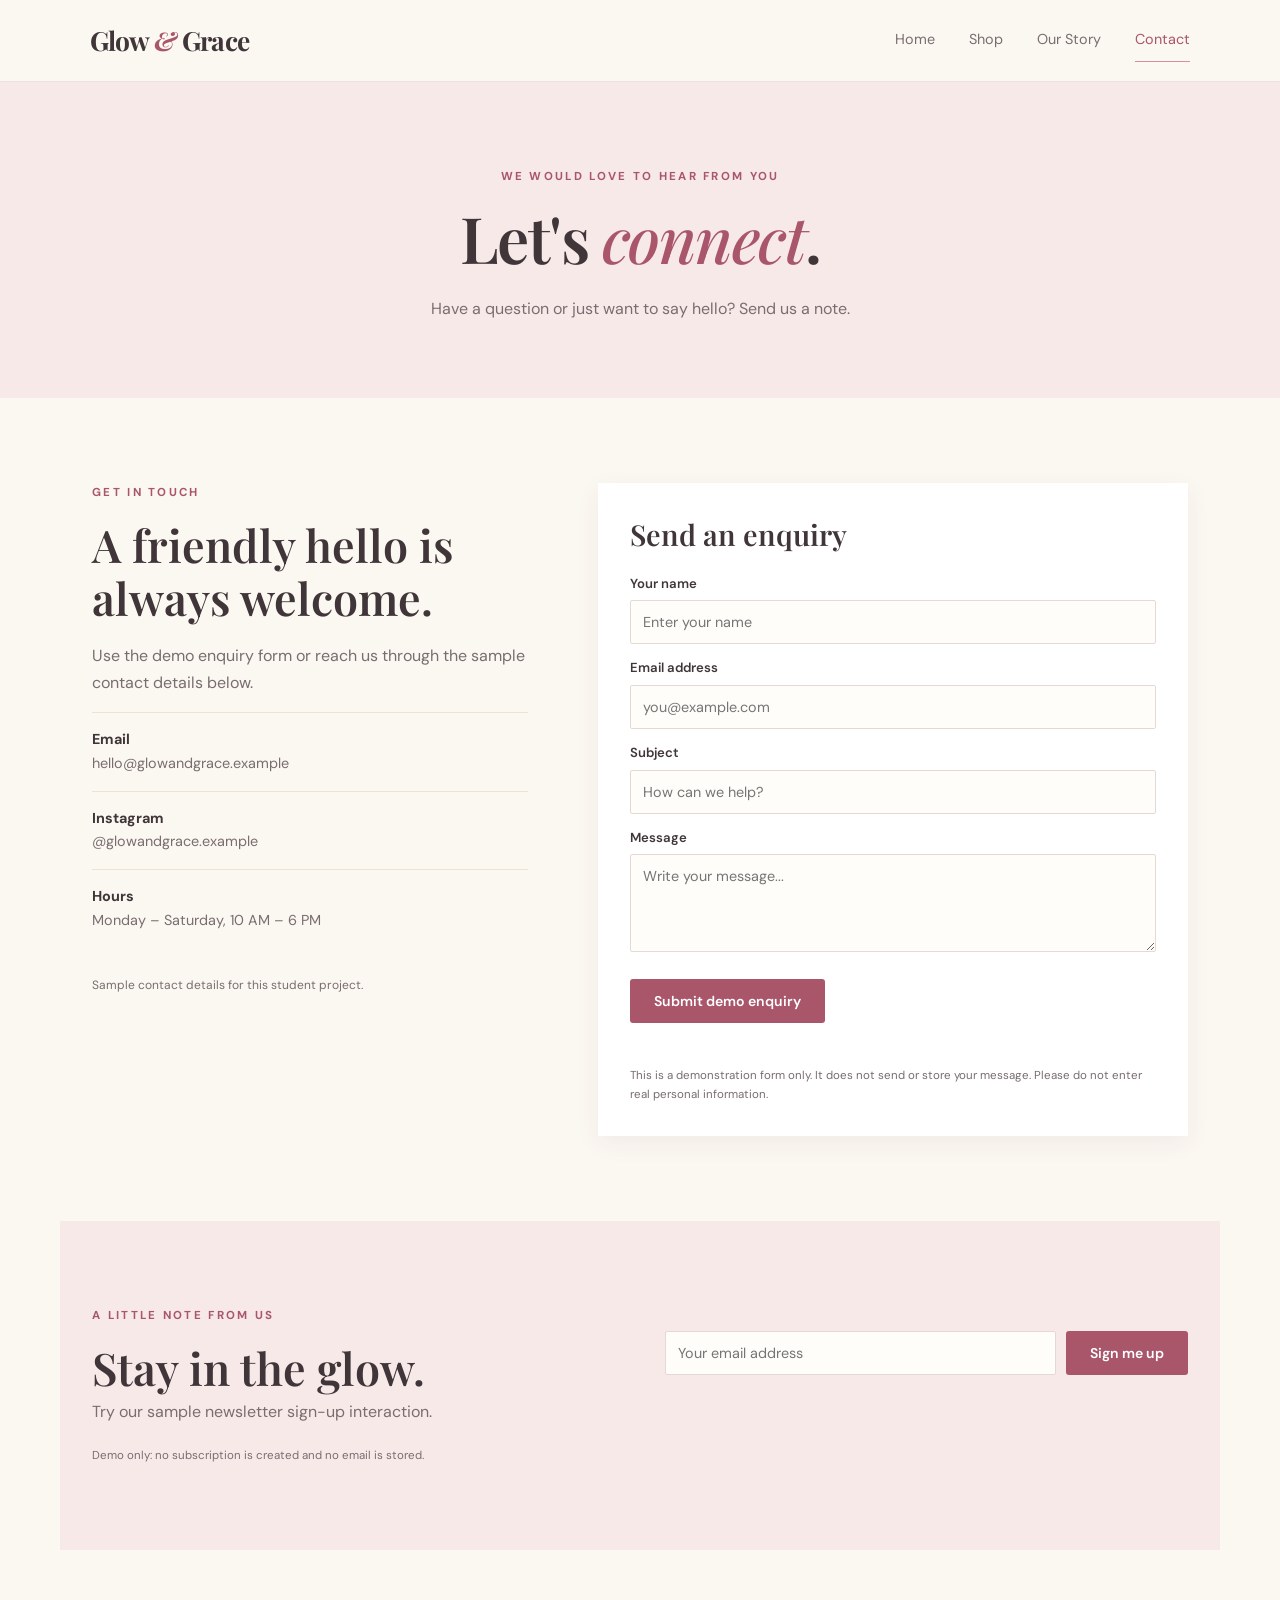
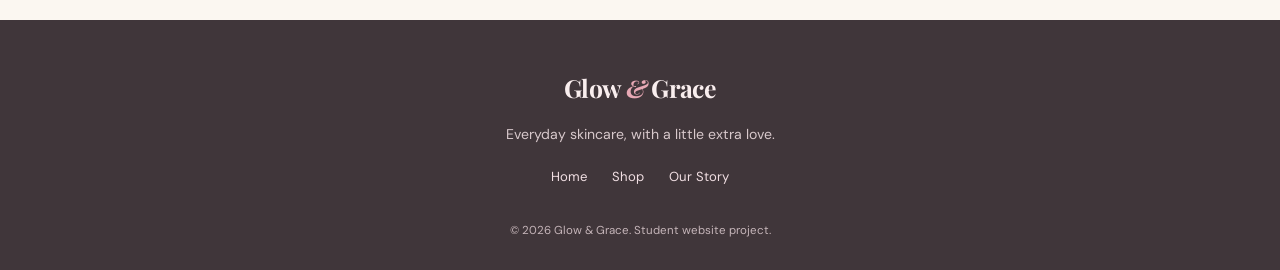
<file: contact.html>
<!DOCTYPE html>
<html lang="en">
<head>
  <meta charset="UTF-8">
  <meta name="viewport" content="width=device-width, initial-scale=1.0">
  <meta name="description" content="Contact Glow & Grace with a question or enquiry.">
  <title>Glow & Grace | Contact</title>
  <link rel="preconnect" href="https://fonts.googleapis.com">
  <link rel="preconnect" href="https://fonts.gstatic.com" crossorigin>
  <link href="https://fonts.googleapis.com/css2?family=DM+Sans:wght@400;500;600;700&family=Playfair+Display:wght@500;600;700&display=swap" rel="stylesheet">
  <link rel="stylesheet" href="style.css">
  <!-- Google Analytics 4: replace G-8BXWCFR4DW with your own Measurement ID in all four HTML files later. -->
  <script async src="https://www.googletagmanager.com/gtag/js?id=G-8BXWCFR4DW"></script>
  <script>window.dataLayer=window.dataLayer||[];function gtag(){dataLayer.push(arguments);}gtag('js',new Date());gtag('config','G-8BXWCFR4DW');</script>
  <script src="script.js" defer></script>
</head>
<body>
  <header class="site-header"><a class="logo" href="index.html">Glow <span>&</span> Grace</a><button class="menu-toggle" aria-label="Open navigation" aria-expanded="false">☰</button><nav class="main-nav" aria-label="Main navigation"><a href="index.html">Home</a><a href="products.html">Shop</a><a href="about.html">Our Story</a><a class="active" href="contact.html">Contact</a></nav></header>
  <main>
    <section class="page-hero"><p class="eyebrow">We would love to hear from you</p><h1>Let's <em>connect</em>.</h1><p>Have a question or just want to say hello? Send us a note.</p></section>
    <section class="contact-layout section-wrap">
      <div class="contact-details"><p class="eyebrow">Get in touch</p><h2>A friendly hello is always welcome.</h2><p>Use the demo enquiry form or reach us through the sample contact details below.</p><div class="contact-item"><strong>Email</strong><span>hello@glowandgrace.example</span></div><div class="contact-item"><strong>Instagram</strong><span>@glowandgrace.example</span></div><div class="contact-item"><strong>Hours</strong><span>Monday – Saturday, 10 AM – 6 PM</span></div><p class="demo-note">Sample contact details for this student project.</p></div>
      <form class="contact-form" id="contact-form">
        <h2>Send an enquiry</h2>
        <label for="name">Your name</label><input id="name" name="name" type="text" placeholder="Enter your name" required>
        <label for="email">Email address</label><input id="email" name="email" type="email" placeholder="you@example.com" required>
        <label for="subject">Subject</label><input id="subject" name="subject" type="text" placeholder="How can we help?" required>
        <label for="message">Message</label><textarea id="message" name="message" rows="4" placeholder="Write your message..." required></textarea>
        <button class="button" type="submit">Submit demo enquiry</button>
        <p class="form-message" id="contact-message" aria-live="polite"></p>
        <small>This is a demonstration form only. It does not send or store your message. Please do not enter real personal information.</small>
      </form>
    </section>
    <section class="newsletter section-wrap"><div><p class="eyebrow">A little note from us</p><h2>Stay in the glow.</h2><p>Try our sample newsletter sign-up interaction.</p></div><form id="newsletter-form" class="newsletter-form"><label class="visually-hidden" for="newsletter-email">Email address</label><input id="newsletter-email" type="email" placeholder="Your email address" required><button class="button" type="submit">Sign me up</button><p id="newsletter-message" class="form-message" aria-live="polite"></p></form><small>Demo only: no subscription is created and no email is stored.</small></section>
  </main>
  <footer class="site-footer"><a class="logo footer-logo" href="index.html">Glow <span>&</span> Grace</a><p>Everyday skincare, with a little extra love.</p><div class="footer-links"><a href="index.html">Home</a><a href="products.html">Shop</a><a href="about.html">Our Story</a></div><small>© 2026 Glow & Grace. Student website project.</small></footer>
</body>
</html>
</file>
<file: style.css>
/* Glow & Grace — shared styles for all four pages */
:root{--pink:#d98e9e;--deep-pink:#a9566b;--blush:#f8e9e9;--cream:#fbf7f1;--beige:#eee2d5;--ink:#40363a;--muted:#796d70;--white:#fff;--serif:"Playfair Display",Georgia,serif;--sans:"DM Sans",Arial,sans-serif}
*{box-sizing:border-box}html{scroll-behavior:smooth}body{margin:0;background:var(--cream);color:var(--ink);font-family:var(--sans);line-height:1.65}a{color:inherit;text-decoration:none}img{display:block;max-width:100%}.site-header{height:82px;padding:0 7%;display:flex;align-items:center;justify-content:space-between;background:rgba(251,247,241,.96);border-bottom:1px solid #eee3df;position:sticky;top:0;z-index:10}.logo{font-family:var(--serif);font-size:1.65rem;font-weight:700;letter-spacing:-.7px}.logo span{color:var(--deep-pink);font-style:italic}.main-nav{display:flex;gap:34px}.main-nav a{font-size:.9rem;color:var(--muted);padding:9px 0}.main-nav a:hover,.main-nav a.active{color:var(--deep-pink);border-bottom:1px solid var(--pink)}.menu-toggle{display:none;border:0;background:none;font-size:1.6rem;color:var(--ink)}.hero{min-height:590px;display:grid;grid-template-columns:1fr 1fr;background:var(--blush)}.hero-copy{padding:95px 8% 75px 14%;align-self:center}.eyebrow{font-size:.72rem;letter-spacing:2.3px;text-transform:uppercase;color:var(--deep-pink);font-weight:700;margin:0 0 16px}.hero h1,.page-hero h1{font:600 clamp(2.7rem,5vw,4.7rem)/1.13 var(--serif);letter-spacing:-1.5px;margin:0 0 22px}.hero h1 em,.page-hero h1 em,h2 em{color:var(--deep-pink);font-weight:500}.hero-text{max-width:480px;color:#6e6064;font-size:1.02rem;margin-bottom:28px}.button{display:inline-block;border:0;background:var(--deep-pink);color:white;padding:13px 24px;border-radius:3px;font:600 .88rem var(--sans);cursor:pointer;transition:background .2s,transform .2s}.button:hover{background:#8f4358;transform:translateY(-2px)}.hero-note{font-size:.75rem;color:var(--muted);margin-top:22px}.hero-image{background:url("https://images.unsplash.com/photo-1608248543803-ba4f8c70ae0b?auto=format&fit=crop&w=1400&q=90") center/cover no-repeat;min-height:440px}.section-wrap{max-width:1160px;margin:auto;padding:85px 32px}.intro{text-align:center;padding-top:90px;padding-bottom:70px}.intro h2,.section-heading h2,.story-copy h2,.contact-details h2,.newsletter h2{font:600 clamp(2rem,3.5vw,3rem)/1.2 var(--serif);margin:0 0 18px}.narrow-copy{max-width:620px;margin:0 auto;color:var(--muted)}.section-heading{display:flex;justify-content:space-between;align-items:end;margin-bottom:28px}.section-heading h2{margin:0}.text-link{color:var(--deep-pink);font-size:.9rem;font-weight:700}.product-grid{display:grid;grid-template-columns:repeat(3,1fr);gap:25px}.product-card{background:#fff;box-shadow:0 7px 24px rgba(86,54,61,.06);overflow:hidden}.product-card img{width:100%;height:260px;object-fit:cover;background:var(--beige)}.product-info{padding:20px}.product-info h3{font:600 1.25rem var(--serif);margin:2px 0 7px}.product-info p:not(.product-type){font-size:.86rem;color:var(--muted);margin:0 0 12px}.price{display:block;color:var(--deep-pink);font-weight:700;margin:12px 0}.soft-banner{background:#ead6d0;padding:55px 10%;display:flex;align-items:center;justify-content:space-between;gap:30px}.soft-banner h2{font:600 clamp(2rem,3.5vw,3rem) var(--serif);margin:0 0 8px}.soft-banner p:not(.eyebrow){color:#6e6064;margin:0}.button-light{background:#fff;color:var(--deep-pink)}.button-light:hover{background:var(--cream);color:var(--deep-pink)}.site-footer{background:#40363a;color:#f9eeee;text-align:center;padding:48px 20px 28px}.footer-logo{font-size:1.55rem}.footer-logo span{color:#e7a8b4}.site-footer p{color:#d8c9cc;font-size:.88rem}.footer-links{display:flex;justify-content:center;gap:25px;margin:20px 0 28px;font-size:.82rem;color:#f1dfe3}.site-footer small{font-size:.72rem;color:#c5b5b9}.page-hero{text-align:center;padding:85px 20px 75px;background:var(--blush)}.page-hero h1{font-size:clamp(2.6rem,5vw,4rem)}.page-hero>p:last-child{color:var(--muted);margin:0}.shop-section{padding-top:45px}.filter-row{display:flex;align-items:center;gap:12px;margin-bottom:25px;color:var(--muted);font-size:.88rem}.filter-row span{font-weight:700;color:var(--ink);margin-right:auto}.filter-row select{padding:9px 30px 9px 12px;border:1px solid var(--beige);background:white;color:var(--ink);border-radius:3px}.shop-grid{row-gap:30px}.product-type{font-size:.65rem;letter-spacing:1.8px;color:var(--deep-pink);font-weight:700;margin:0}.small-button{border:1px solid var(--pink);background:transparent;color:var(--deep-pink);padding:9px 14px;font:600 .8rem var(--sans);cursor:pointer;border-radius:2px}.small-button:hover{background:var(--blush)}.demo-note{font-size:.75rem;color:var(--muted);margin-top:28px}.story-layout{display:grid;grid-template-columns:1fr 1fr;gap:65px;align-items:center}.story-image{width:100%;height:470px;object-fit:cover}.story-copy p:not(.eyebrow){color:var(--muted)}.values-section{background:#f3e6df}.values-grid{display:grid;grid-template-columns:repeat(3,1fr);gap:45px}.value-number{color:var(--deep-pink);font:600 1.6rem var(--serif)}.values-grid h2{font:600 1.55rem var(--serif);margin:10px 0}.values-grid p{font-size:.9rem;color:var(--muted)}.quote-section{text-align:center}.quote-section h2{max-width:750px;margin:0 auto 28px;font:600 clamp(2rem,4vw,3.2rem)/1.25 var(--serif)}.contact-layout{display:grid;grid-template-columns:.85fr 1.15fr;gap:70px}.contact-details>p:not(.eyebrow){color:var(--muted)}.contact-item{border-top:1px solid var(--beige);padding:15px 0;display:flex;flex-direction:column;font-size:.9rem}.contact-item span{color:var(--muted)}.contact-form{background:white;padding:32px;box-shadow:0 7px 24px rgba(86,54,61,.06)}.contact-form h2{font:600 1.8rem var(--serif);margin:0 0 20px}.contact-form label{display:block;font-size:.82rem;font-weight:600;margin:13px 0 6px}.contact-form input,.contact-form textarea,.newsletter-form input{width:100%;border:1px solid #e6d9d4;padding:12px;font: .9rem var(--sans);background:#fffdfa;border-radius:2px}.contact-form textarea{resize:vertical}.contact-form .button{margin-top:18px}.contact-form small,.newsletter>small{display:block;color:var(--muted);font-size:.72rem;margin-top:14px}.form-message{font-size:.82rem;color:var(--deep-pink);min-height:1.2em}.newsletter{display:grid;grid-template-columns:1fr 1fr;gap:20px 50px;align-items:center;background:var(--blush);margin-bottom:70px}.newsletter h2{margin-bottom:5px}.newsletter p:not(.eyebrow){color:var(--muted);margin:0}.newsletter-form{display:flex;gap:10px;flex-wrap:wrap}.newsletter-form input{flex:1;min-width:180px}.newsletter-form .form-message{flex-basis:100%}.newsletter>small{grid-column:1/-1;margin:0}.visually-hidden{position:absolute;width:1px;height:1px;padding:0;margin:-1px;overflow:hidden;clip:rect(0,0,0,0);white-space:nowrap;border:0}
@media(max-width:800px){.site-header{height:72px;padding:0 5%}.menu-toggle{display:block}.main-nav{display:none;position:absolute;top:72px;left:0;right:0;background:var(--cream);padding:18px 6% 24px;flex-direction:column;gap:8px;border-bottom:1px solid var(--beige)}.main-nav.open{display:flex}.main-nav a{padding:8px 0}.hero{grid-template-columns:1fr}.hero-copy{padding:65px 8%}.hero-image{min-height:350px;order:-1}.product-grid{grid-template-columns:repeat(2,1fr)}.story-layout,.contact-layout{grid-template-columns:1fr;gap:35px}.story-image{height:360px}.values-grid{grid-template-columns:1fr;gap:22px}.newsletter{grid-template-columns:1fr}.soft-banner{align-items:flex-start;flex-direction:column}.section-wrap{padding:65px 22px}}
@media(max-width:520px){.product-grid{grid-template-columns:1fr}.product-card img{height:280px}.section-heading{align-items:flex-start;flex-direction:column;gap:12px}.hero h1{font-size:2.8rem}.page-hero{padding:65px 18px}.contact-form{padding:23px}.filter-row{flex-wrap:wrap}.filter-row span{flex-basis:100%}.footer-links{gap:15px}}
</file>
